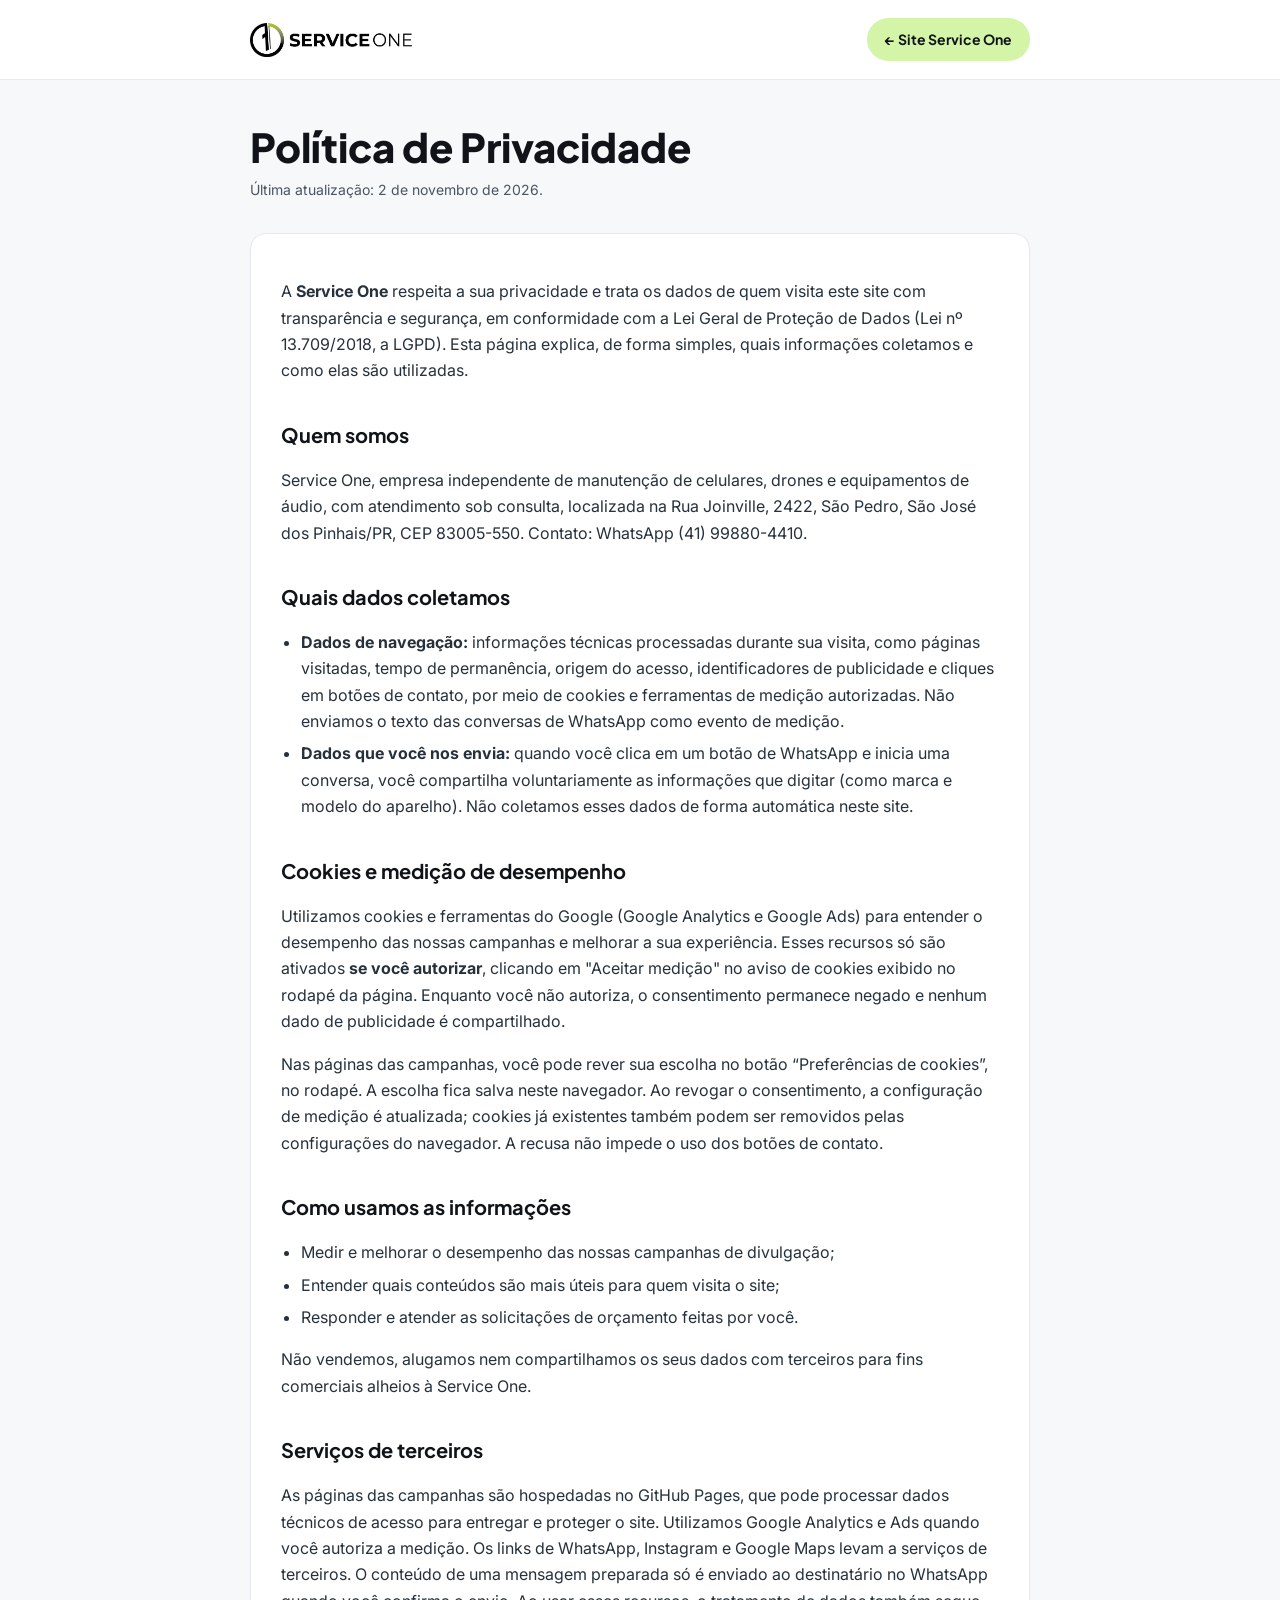
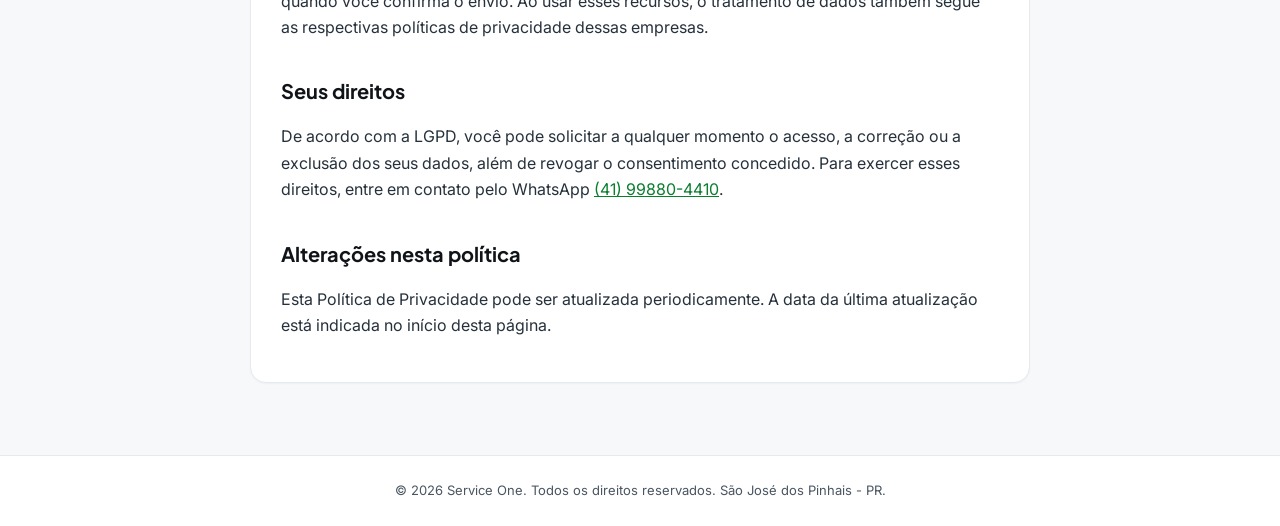
<file: campanhatelaebateria/politica-de-privacidade.html>
<!DOCTYPE html>
<html lang="pt-BR">
<head>
  <meta charset="UTF-8" />
  <meta name="viewport" content="width=device-width, initial-scale=1.0" />
  <title>Política de Privacidade | Service One São José dos Pinhais</title>
  <meta name="description" content="Política de Privacidade da Service One: como tratamos cookies, dados de navegação e ferramentas de medição, em conformidade com a LGPD." />
  <meta name="robots" content="noindex, follow" />
  <meta name="theme-color" content="#ffffff" />
  <link rel="canonical" href="https://serviceonesjp.com.br/campanhatelaebateria/politica-de-privacidade.html" />

  <link rel="icon" href="assets/icone-preto.png" type="image/png" />
  <link rel="apple-touch-icon" href="assets/icone-preto.png" />

  <link rel="preconnect" href="https://fonts.googleapis.com" />
  <link rel="preconnect" href="https://fonts.gstatic.com" crossorigin />
  <link href="https://fonts.googleapis.com/css2?family=Plus+Jakarta+Sans:wght@400;500;600;700;800&family=Inter:wght@400;500;600;700&display=swap" rel="stylesheet" />

  <style>
    :root {
      --ink: #101418;
      --muted: #4a5560;
      --line: #e6e9ee;
      --lime: #d4f4a8;
      --bg: #f6f8fa;
    }
    * { box-sizing: border-box; }
    body {
      margin: 0;
      font-family: 'Inter', system-ui, -apple-system, sans-serif;
      color: var(--ink);
      background: var(--bg);
      line-height: 1.65;
    }
    .wrap { max-width: 820px; margin: 0 auto; padding: 0 20px; }
    header.topo {
      background: #fff;
      border-bottom: 1px solid var(--line);
      padding: 18px 0;
      position: sticky;
      top: 0;
      z-index: 10;
    }
    header.topo .wrap { display: flex; align-items: center; justify-content: space-between; }
    header.topo img { height: 34px; width: auto; display: block; }
    .btn-voltar {
      font-family: 'Plus Jakarta Sans', sans-serif;
      font-weight: 700;
      font-size: 14px;
      text-decoration: none;
      color: var(--ink);
      background: var(--lime);
      padding: 10px 18px;
      border-radius: 999px;
      transition: transform .15s ease;
    }
    .btn-voltar:hover { transform: translateY(-1px); }
    main { padding: 44px 0 72px; }
    h1 {
      font-family: 'Plus Jakarta Sans', sans-serif;
      font-weight: 800;
      font-size: clamp(28px, 5vw, 40px);
      line-height: 1.15;
      margin: 0 0 8px;
    }
    .atualizado { color: var(--muted); font-size: 14px; margin: 0 0 32px; }
    h2 {
      font-family: 'Plus Jakarta Sans', sans-serif;
      font-weight: 700;
      font-size: 20px;
      margin: 34px 0 10px;
    }
    p, li { color: #26313c; }
    a { color: #0a7d2e; }
    ul { padding-left: 20px; }
    li { margin-bottom: 6px; }
    .card {
      background: #fff;
      border: 1px solid var(--line);
      border-radius: 16px;
      padding: 28px 30px;
      box-shadow: 0 1px 2px rgba(16,20,24,.04);
    }
    footer.rodape {
      border-top: 1px solid var(--line);
      background: #fff;
      padding: 24px 0;
      color: var(--muted);
      font-size: 13px;
      text-align: center;
    }
  </style>
</head>
<body>
  <header class="topo">
    <div class="wrap">
      <a href="index.html" aria-label="Service One - Início">
        <img src="assets/logo-preta.png" alt="Service One" />
      </a>
      <a href="/" class="btn-voltar">← Site Service One</a>
    </div>
  </header>

  <main>
    <div class="wrap">
      <h1>Política de Privacidade</h1>
      <p class="atualizado">Última atualização: 2 de novembro de 2026.</p>

      <div class="card">
        <p>A <strong>Service One</strong> respeita a sua privacidade e trata os dados de quem visita este site com transparência e segurança, em conformidade com a Lei Geral de Proteção de Dados (Lei nº 13.709/2018, a LGPD). Esta página explica, de forma simples, quais informações coletamos e como elas são utilizadas.</p>

        <h2>Quem somos</h2>
        <p>Service One, empresa independente de manutenção de celulares, drones e equipamentos de áudio, com atendimento sob consulta, localizada na Rua Joinville, 2422, São Pedro, São José dos Pinhais/PR, CEP 83005-550. Contato: WhatsApp (41) 99880-4410.</p>

        <h2>Quais dados coletamos</h2>
        <ul>
          <li><strong>Dados de navegação:</strong> informações técnicas processadas durante sua visita, como páginas visitadas, tempo de permanência, origem do acesso, identificadores de publicidade e cliques em botões de contato, por meio de cookies e ferramentas de medição autorizadas. Não enviamos o texto das conversas de WhatsApp como evento de medição.</li>
          <li><strong>Dados que você nos envia:</strong> quando você clica em um botão de WhatsApp e inicia uma conversa, você compartilha voluntariamente as informações que digitar (como marca e modelo do aparelho). Não coletamos esses dados de forma automática neste site.</li>
        </ul>

        <h2>Cookies e medição de desempenho</h2>
        <p>Utilizamos cookies e ferramentas do Google (Google Analytics e Google Ads) para entender o desempenho das nossas campanhas e melhorar a sua experiência. Esses recursos só são ativados <strong>se você autorizar</strong>, clicando em "Aceitar medição" no aviso de cookies exibido no rodapé da página. Enquanto você não autoriza, o consentimento permanece negado e nenhum dado de publicidade é compartilhado.</p>
        <p>Nas páginas das campanhas, você pode rever sua escolha no botão “Preferências de cookies”, no rodapé. A escolha fica salva neste navegador. Ao revogar o consentimento, a configuração de medição é atualizada; cookies já existentes também podem ser removidos pelas configurações do navegador. A recusa não impede o uso dos botões de contato.</p>

        <h2>Como usamos as informações</h2>
        <ul>
          <li>Medir e melhorar o desempenho das nossas campanhas de divulgação;</li>
          <li>Entender quais conteúdos são mais úteis para quem visita o site;</li>
          <li>Responder e atender as solicitações de orçamento feitas por você.</li>
        </ul>
        <p>Não vendemos, alugamos nem compartilhamos os seus dados com terceiros para fins comerciais alheios à Service One.</p>

        <h2>Serviços de terceiros</h2>
        <p>As páginas das campanhas são hospedadas no GitHub Pages, que pode processar dados técnicos de acesso para entregar e proteger o site. Utilizamos Google Analytics e Ads quando você autoriza a medição. Os links de WhatsApp, Instagram e Google Maps levam a serviços de terceiros. O conteúdo de uma mensagem preparada só é enviado ao destinatário no WhatsApp quando você confirma o envio. Ao usar esses recursos, o tratamento de dados também segue as respectivas políticas de privacidade dessas empresas.</p>

        <h2>Seus direitos</h2>
        <p>De acordo com a LGPD, você pode solicitar a qualquer momento o acesso, a correção ou a exclusão dos seus dados, além de revogar o consentimento concedido. Para exercer esses direitos, entre em contato pelo WhatsApp <a href="https://wa.me/5541998804410" target="_blank" rel="noopener noreferrer">(41) 99880-4410</a>.</p>

        <h2>Alterações nesta política</h2>
        <p>Esta Política de Privacidade pode ser atualizada periodicamente. A data da última atualização está indicada no início desta página.</p>
      </div>
    </div>
  </main>

  <footer class="rodape">
    <div class="wrap">
      © <span id="ano"></span> Service One. Todos os direitos reservados. São José dos Pinhais - PR.
    </div>
  </footer>

  <script>document.getElementById('ano').textContent = new Date().getFullYear();</script>
</body>
</html>
</file>
